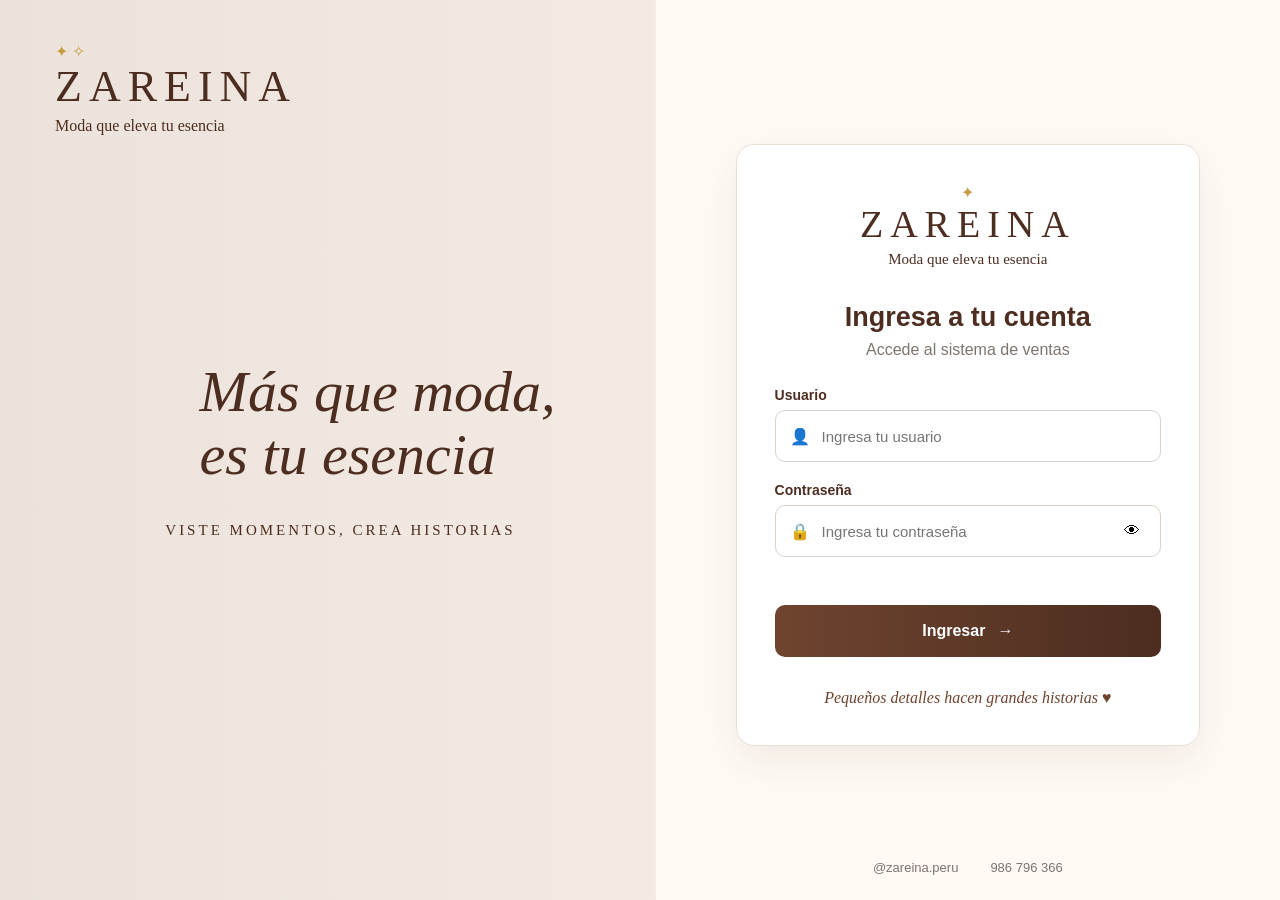
<file: index.html>
<!DOCTYPE html>
<html lang="es">
<head>
  <meta charset="UTF-8">
  <meta name="viewport" content="width=device-width, initial-scale=1.0">
  <title>ZAREINA | Sistema de Ventas</title>
  <link rel="stylesheet" href="css/styles.css">
</head>

<body class="login-page">

  <main class="login-layout">

    <section class="login-visual">
      <div class="visual-overlay">
        <div class="marca-grande">
          <div class="destellos">✦ ✧</div>
          <h1>ZAREINA</h1>
          <p>Moda que eleva tu esencia</p>
        </div>

        <div class="frase-principal">
          Más que moda,<br>
          es tu esencia
        </div>

        <div class="frase-secundaria">
          Viste momentos, crea historias
        </div>
      </div>
    </section>

    <section class="login-panel">

      <div class="login-card">

        <div class="login-marca">
          <span class="destello">✦</span>
          <h2>ZAREINA</h2>
          <p>Moda que eleva tu esencia</p>
        </div>

        <div class="bienvenida">
          <h3>Ingresa a tu cuenta</h3>
          <p>Accede al sistema de ventas</p>
        </div>

        <form id="formLogin">

          <div class="campo">
            <label for="usuario">Usuario</label>

            <div class="input-con-icono">
              <span>👤</span>
              <input
                id="usuario"
                type="text"
                autocomplete="username"
                placeholder="Ingresa tu usuario"
                required
              >
            </div>
          </div>

          <div class="campo">
            <label for="clave">Contraseña</label>

            <div class="input-con-icono">
              <span>🔒</span>

              <input
                id="clave"
                type="password"
                autocomplete="current-password"
                placeholder="Ingresa tu contraseña"
                required
              >

              <button
                type="button"
                id="btnMostrarClave"
                class="btn-ojo"
                aria-label="Mostrar contraseña"
              >
                👁
              </button>
            </div>
          </div>

          <div
            id="mensajeLogin"
            class="mensaje-login"
          ></div>

          <button
            type="submit"
            class="btn-ingresar"
          >
            Ingresar
            <span>→</span>
          </button>

        </form>

        <div class="detalle-login">
          Pequeños detalles hacen grandes historias ♥
        </div>

      </div>

      <footer class="login-footer">
        <span>@zareina.peru</span>
        <span>986 796 366</span>
      </footer>

    </section>

  </main>

  <script src="js/app.js"></script>
</body>
</html>
</file>
<file: css/styles.css>
:root {
  --crema: #f8f1e8;
  --crema-claro: #fffaf4;
  --marron: #4c2d20;
  --marron-2: #6f442f;
  --dorado: #c79b43;
  --dorado-claro: #ead9b5;
  --gris: #7e746e;
  --blanco: #ffffff;
  --error: #a63d3d;
}

* {
  box-sizing: border-box;
}

body {
  margin: 0;
  font-family: Arial, sans-serif;
  color: var(--marron);
}

.login-page {
  min-height: 100vh;
  background: var(--crema-claro);
}

.login-layout {
  min-height: 100vh;
  display: grid;
  grid-template-columns: 1.05fr 1fr;
}

.login-visual {
  min-height: 100vh;
  background:
    linear-gradient(rgba(80, 50, 35, 0.14), rgba(80, 50, 35, 0.14)),
    url("https://images.unsplash.com/photo-1445205170230-053b83016050?auto=format&fit=crop&w=1400&q=80");
  background-size: cover;
  background-position: center;
  position: relative;
}

.visual-overlay {
  min-height: 100vh;
  padding: 60px;
  display: flex;
  flex-direction: column;
  justify-content: center;
  background: linear-gradient(
    90deg,
    rgba(255, 247, 238, 0.20),
    rgba(255, 247, 238, 0.52)
  );
}

.marca-grande {
  position: absolute;
  top: 42px;
  left: 55px;
}

.marca-grande h1,
.login-marca h2 {
  margin: 0;
  font-family: Georgia, serif;
  letter-spacing: 7px;
  font-weight: 500;
}

.marca-grande h1 {
  font-size: 44px;
}

.marca-grande p,
.login-marca p {
  margin: 5px 0 0;
  font-family: Georgia, serif;
}

.destellos,
.destello {
  color: var(--dorado);
}

.frase-principal {
  font-family: Georgia, serif;
  font-size: 58px;
  font-style: italic;
  line-height: 1.08;
  max-width: 520px;
  margin-left: auto;
  margin-right: 40px;
}

.frase-secundaria {
  margin-top: 35px;
  margin-left: auto;
  margin-right: 80px;
  text-transform: uppercase;
  letter-spacing: 3px;
  font-family: Georgia, serif;
  font-size: 15px;
}

.login-panel {
  min-height: 100vh;
  padding: 50px 80px 25px;
  display: flex;
  flex-direction: column;
  justify-content: center;
}

.login-card {
  width: 100%;
  max-width: 570px;
  margin: auto;
  padding: 38px;
  background: rgba(255,255,255,0.96);
  border: 1px solid #eadfd4;
  border-radius: 18px;
  box-shadow: 0 15px 40px rgba(76,45,32,.08);
}

.login-marca {
  text-align: center;
  margin-bottom: 34px;
}

.login-marca h2 {
  font-size: 38px;
}

.login-marca p {
  font-size: 15px;
}

.bienvenida {
  text-align: center;
  margin-bottom: 28px;
}

.bienvenida h3 {
  margin: 0;
  font-size: 27px;
}

.bienvenida p {
  margin-top: 8px;
  color: var(--gris);
}

.campo {
  margin-bottom: 20px;
}

.campo label {
  display: block;
  margin-bottom: 7px;
  font-weight: 700;
  font-size: 14px;
}

.input-con-icono {
  height: 52px;
  display: flex;
  align-items: center;
  gap: 10px;
  padding: 0 14px;
  border: 1px solid #d9d1ca;
  border-radius: 10px;
  background: white;
}

.input-con-icono:focus-within {
  border-color: var(--dorado);
  box-shadow: 0 0 0 3px rgba(199,155,67,.12);
}

.input-con-icono input {
  flex: 1;
  border: none;
  outline: none;
  height: 100%;
  font-size: 15px;
  color: var(--marron);
}

.btn-ojo {
  border: none;
  background: transparent;
  cursor: pointer;
  font-size: 16px;
}

.btn-ingresar {
  width: 100%;
  height: 52px;
  border: none;
  border-radius: 10px;
  margin-top: 8px;
  background: linear-gradient(
    90deg,
    var(--marron-2),
    var(--marron)
  );
  color: white;
  font-size: 16px;
  font-weight: 700;
  cursor: pointer;
  display: flex;
  align-items: center;
  justify-content: center;
  gap: 12px;
  transition: .2s;
}

.btn-ingresar:hover {
  transform: translateY(-1px);
  box-shadow: 0 7px 15px rgba(76,45,32,.18);
}

.mensaje-login {
  min-height: 20px;
  color: var(--error);
  font-size: 14px;
  margin-bottom: 4px;
}

.detalle-login {
  text-align: center;
  margin-top: 32px;
  font-family: Georgia, serif;
  font-style: italic;
  color: var(--marron-2);
}

.login-footer {
  display: flex;
  justify-content: center;
  gap: 32px;
  color: var(--gris);
  font-size: 13px;
  margin-top: 20px;
}

@media (max-width: 900px) {
  .login-layout {
    grid-template-columns: 1fr;
  }

  .login-visual {
    display: none;
  }

  .login-panel {
    padding: 30px 20px;
  }

  .login-card {
    padding: 28px 22px;
  }
}
/* =========================
   DASHBOARD ZAREINA
========================= */

.dashboard-page {
  min-height: 100vh;
  background:
    linear-gradient(
      135deg,
      #fffaf4,
      #f7eee4
    );
}


.topbar {
  height: 86px;

  background: rgba(255,255,255,.96);

  border-bottom:
    1px solid #eadfd4;

  display: flex;

  justify-content:
    space-between;

  align-items: center;

  padding:
    0 55px;

  position: sticky;

  top: 0;

  z-index: 20;

  box-shadow:
    0 3px 15px
    rgba(76,45,32,.04);
}


.topbar-marca {
  display: flex;
  align-items: center;
  gap: 13px;
}


.topbar-marca h1 {
  margin: 0;

  font-family:
    Georgia, serif;

  letter-spacing:
    5px;

  font-size:
    25px;

  font-weight: 500;
}


.topbar-marca small {
  color: #7e746e;

  font-family:
    Georgia, serif;
}


.estrella {
  color: #c79b43;
  font-size: 26px;
}


.usuario-header {
  display: flex;

  align-items: center;

  gap: 15px;
}


.usuario-info {
  display: flex;

  flex-direction:
    column;

  text-align: right;
}


.usuario-info span {
  font-size: 11px;

  color: #9a897e;

  text-transform:
    uppercase;

  letter-spacing:
    1px;

  margin-top: 3px;
}


.avatar {
  width: 43px;

  height: 43px;

  border-radius: 50%;

  background:
    linear-gradient(
      135deg,
      #c79b43,
      #8d6136
    );

  color: white;

  display: flex;

  justify-content:
    center;

  align-items: center;

  font-weight: bold;
}


.btn-salir {
  border: none;

  background: #f4ede6;

  color: #6f442f;

  border-radius: 8px;

  padding: 10px 14px;

  cursor: pointer;
}


.dashboard-contenedor {
  max-width: 1250px;

  margin: auto;

  padding:
    45px 30px;
}


.bienvenida-dashboard {
  min-height: 190px;

  padding:
    35px 45px;

  border-radius: 22px;

  background:
    linear-gradient(
      110deg,
      #f4e3cf,
      #f9f0e6
    );

  display: flex;

  justify-content:
    space-between;

  align-items: center;

  margin-bottom: 35px;

  border:
    1px solid
    rgba(199,155,67,.20);
}


.saludo {
  color: #a37a4d;

  text-transform:
    uppercase;

  letter-spacing:
    2px;

  font-size: 12px;

  font-weight: bold;
}


.bienvenida-dashboard h2 {
  margin:
    6px 0;

  font-family:
    Georgia, serif;

  font-size:
    36px;
}


.bienvenida-dashboard p {
  color: #7e746e;
}


.decoracion-dashboard {
  font-size: 70px;

  color:
    rgba(199,155,67,.45);

  padding-right: 25px;
}


.menu-dashboard {
  display: grid;

  grid-template-columns:
    repeat(3, 1fr);

  gap: 20px;
}


.menu-card {
  min-height: 155px;

  padding: 25px;

  background: white;

  border:
    1px solid
    #eadfd4;

  border-radius: 16px;

  text-decoration: none;

  color: #4c2d20;

  display: grid;

  grid-template-columns:
    auto 1fr auto;

  align-items: center;

  gap: 18px;

  box-shadow:
    0 8px 25px
    rgba(76,45,32,.045);

  transition:
    transform .2s,
    box-shadow .2s,
    border-color .2s;
}


.menu-card:hover {
  transform:
    translateY(-4px);

  box-shadow:
    0 12px 30px
    rgba(76,45,32,.10);

  border-color:
    #c79b43;
}


.menu-card.cotizacion {
  background:
    linear-gradient(
      135deg,
      #6f442f,
      #4c2d20
    );

  color: white;
}


.menu-icono {
  width: 52px;

  height: 52px;

  border-radius: 14px;

  display: flex;

  align-items: center;

  justify-content:
    center;

  background:
    #f8eee3;

  font-size: 25px;
}


.cotizacion .menu-icono {
  background:
    rgba(255,255,255,.12);
}


.menu-card h3 {
  margin:
    0 0 7px;

  font-family:
    Georgia, serif;

  font-size: 19px;
}


.menu-card p {
  margin: 0;

  font-size: 13px;

  line-height: 1.5;

  opacity: .72;
}


.flecha {
  font-size: 22px;

  color: #c79b43;
}


.frase-dashboard {
  margin-top: 45px;

  text-align: center;

  color: #97704e;

  font-family:
    Georgia, serif;

  font-style: italic;

  display: flex;

  justify-content:
    center;

  gap: 15px;

  align-items: center;
}


.frase-dashboard span {
  color: #c79b43;
}


@media(max-width:950px) {

  .menu-dashboard {
    grid-template-columns:
      repeat(2,1fr);
  }

}


@media(max-width:650px) {

  .topbar {
    padding:
      0 18px;
  }


  .topbar-marca small {
    display: none;
  }


  .usuario-info {
    display: none;
  }


  .dashboard-contenedor {
    padding:
      25px 15px;
  }


  .bienvenida-dashboard {
    padding:
      25px;

    min-height:
      150px;
  }


  .bienvenida-dashboard h2 {
    font-size:
      28px;
  }


  .decoracion-dashboard {
    display: none;
  }


  .menu-dashboard {
    grid-template-columns:
      1fr;
  }

}

/* ==================================
   NUEVA COTIZACIÓN
================================== */

.cotizacion-contenedor {
  max-width: 1250px;
  margin: auto;
  padding: 40px 30px 70px;
}

.btn-volver {
  text-decoration: none;
  background: #f4ede6;
  color: #6f442f;
  padding: 10px 16px;
  border-radius: 9px;
  font-size: 14px;
  font-weight: bold;
}

.cotizacion-titulo {
  display: flex;
  justify-content: space-between;
  align-items: center;
  margin-bottom: 28px;
}

.etiqueta-zareina {
  color: #b1844b;
  font-size: 11px;
  font-weight: bold;
  letter-spacing: 2px;
}

.cotizacion-titulo h2 {
  margin: 7px 0;
  font-family: Georgia, serif;
  font-size: 35px;
}

.cotizacion-titulo p {
  margin: 0;
  color: #7e746e;
}

.cotizacion-numero {
  background: #f5e9dc;
  border: 1px solid #ead8c3;
  border-radius: 14px;
  padding: 15px 24px;
  text-align: right;
}

.cotizacion-numero span {
  display: block;
  font-size: 11px;
  text-transform: uppercase;
  letter-spacing: 1px;
  color: #94765f;
}

.cotizacion-numero strong {
  font-family: Georgia, serif;
  font-size: 18px;
}

.cotizacion-card {
  background: white;
  border: 1px solid #eadfd4;
  border-radius: 18px;
  padding: 28px;
  margin-bottom: 20px;
  box-shadow: 0 7px 24px rgba(76,45,32,.04);
}

.seccion-titulo {
  display: flex;
  align-items: center;
  gap: 13px;
  margin-bottom: 25px;
}

.numero-seccion {
  width: 37px;
  height: 37px;
  border-radius: 50%;
  background: #6f442f;
  color: white;
  display: flex;
  align-items: center;
  justify-content: center;
  font-family: Georgia, serif;
}

.seccion-titulo h3 {
  margin: 0;
  font-family: Georgia, serif;
  font-size: 20px;
}

.seccion-titulo p {
  margin: 4px 0 0;
  color: #8e8178;
  font-size: 13px;
}

.campo-cliente {
  max-width: 550px;
}

.campo-cliente label,
.campo-producto label {
  display: block;
  margin-bottom: 7px;
  font-size: 12px;
  font-weight: bold;
}

.campo-cliente input,
.campo-producto input,
.campo-producto select {
  width: 100%;
  height: 46px;
  border: 1px solid #d9d0c8;
  border-radius: 9px;
  padding: 0 12px;
  background: white;
  color: #4c2d20;
}

.selector-cotizacion {
  display: grid;
  grid-template-columns: 2.7fr 1fr 1.5fr .8fr 1fr;
  gap: 12px;
}

.precio-producto {
  height: 46px;
  display: flex;
  align-items: center;
  padding: 0 12px;
  background: #f8f3ee;
  border-radius: 9px;
  font-weight: bold;
}

.producto-inferior {
  display: flex;
  justify-content: space-between;
  align-items: center;
  margin-top: 17px;
}

.stock-info {
  font-size: 13px;
  color: #7e746e;
}

.stock-info strong {
  color: #6f442f;
}

.btn-agregar-producto {
  border: none;
  border-radius: 9px;
  background: #6f442f;
  color: white;
  padding: 13px 20px;
  cursor: pointer;
  font-weight: bold;
}

.btn-agregar-producto:disabled {
  opacity: .4;
  cursor: not-allowed;
}

.tabla-responsive {
  overflow-x: auto;
}

.tabla-cotizacion {
  width: 100%;
  border-collapse: collapse;
}

.tabla-cotizacion th {
  background: #faf6f1;
  color: #806b5c;
  font-size: 11px;
  text-transform: uppercase;
  letter-spacing: .5px;
}

.tabla-cotizacion th,
.tabla-cotizacion td {
  padding: 14px 12px;
  border-bottom: 1px solid #eee6df;
  text-align: left;
}

.cotizacion-vacia {
  text-align: center !important;
  padding: 45px !important;
  color: #9b8b80;
}

.cotizacion-vacia div {
  font-size: 28px;
  margin-bottom: 10px;
}

.cotizacion-vacia strong,
.cotizacion-vacia span {
  display: block;
}

.cotizacion-vacia span {
  margin-top: 5px;
  font-size: 13px;
}

.btn-eliminar {
  border: none;
  width: 30px;
  height: 30px;
  border-radius: 50%;
  background: #f7e8e5;
  color: #a64d43;
  cursor: pointer;
  font-size: 18px;
}

.resumen-cotizacion {
  display: flex;
  justify-content: space-between;
  align-items: flex-start;
  gap: 30px;
  margin-top: 25px;
}

.resumen-frase {
  padding: 30px;
  color: #9b7554;
  font-family: Georgia, serif;
  font-style: italic;
  display: flex;
  align-items: center;
  gap: 12px;
}

.resumen-frase span {
  color: #c79b43;
}

.resumen-box {
  width: 390px;
  background: white;
  border: 1px solid #eadfd4;
  border-radius: 18px;
  padding: 25px;
  box-shadow: 0 8px 25px rgba(76,45,32,.05);
}

.resumen-linea {
  display: flex;
  justify-content: space-between;
  align-items: center;
  padding: 9px 0;
}

.input-descuento {
  display: flex;
  align-items: center;
  border: 1px solid #d9d0c8;
  border-radius: 8px;
  padding-left: 10px;
}

.input-descuento input {
  width: 95px;
  height: 36px;
  border: none;
  outline: none;
  padding: 5px;
}

.total-cotizacion {
  border-top: 2px solid #6f442f;
  margin-top: 8px;
  padding-top: 16px;
  font-size: 22px;
  font-family: Georgia, serif;
}

.acciones-cotizacion {
  display: flex;
  gap: 9px;
  margin-top: 20px;
}

.btn-cotizacion-secundario,
.btn-cotizacion-principal {
  flex: 1;
  height: 45px;
  border-radius: 9px;
  cursor: pointer;
  font-weight: bold;
}

.btn-cotizacion-secundario {
  background: #f4ede6;
  border: none;
  color: #6f442f;
}

.btn-cotizacion-principal {
  background: #4c2d20;
  border: none;
  color: white;
}

@media(max-width:900px) {
  .selector-cotizacion {
    grid-template-columns: 1fr 1fr;
  }

  .campo-producto-grande {
    grid-column: 1 / -1;
  }
}

@media(max-width:650px) {
  .cotizacion-contenedor {
    padding: 25px 15px;
  }

  .cotizacion-titulo {
    align-items: flex-start;
  }

  .cotizacion-numero {
    display: none;
  }

  .selector-cotizacion {
    grid-template-columns: 1fr;
  }

  .campo-producto-grande {
    grid-column: auto;
  }

  .producto-inferior,
  .resumen-cotizacion {
    flex-direction: column;
  }

  .btn-agregar-producto,
  .resumen-box {
    width: 100%;
  }

  .resumen-frase {
    display: none;
  }
}
/* =========================================
   VISTA DE COTIZACIÓN ZAREINA
========================================= */

.vista-cotizacion-contenedor {
  max-width: 1100px;
  margin: 0 auto;
  padding: 35px 25px 70px;
}

.vista-acciones {
  display: flex;
  justify-content: flex-end;
  gap: 10px;
  margin-bottom: 20px;
}

.vista-acciones .btn-cotizacion-secundario {
  flex: initial;
  width: auto;
  padding: 0 18px;
  display: inline-flex;
  align-items: center;
  justify-content: center;
  text-decoration: none;
}

.documento-cotizacion {
  background: #ffffff;
  border: 1px solid #eadfd4;
  border-radius: 22px;
  padding: 45px;
  box-shadow:
    0 15px 50px rgba(76, 45, 32, .08);
}

.documento-header {
  display: flex;
  justify-content: space-between;
  align-items: center;
  padding-bottom: 30px;
  border-bottom: 1px solid #eadfd4;
}

.documento-marca {
  display: flex;
  align-items: center;
  gap: 15px;
}

.documento-logo {
  width: 55px;
  height: 55px;
  border-radius: 50%;
  background: #6f442f;
  color: #ffffff;
  display: flex;
  align-items: center;
  justify-content: center;
  font-size: 25px;
}

.documento-marca h1 {
  margin: 0;
  font-family: Georgia, serif;
  letter-spacing: 3px;
  color: #4c2d20;
}

.documento-marca p {
  margin: 5px 0 0;
  color: #9a8476;
  font-family: Georgia, serif;
  font-style: italic;
}

.documento-tipo {
  text-align: right;
}

.documento-tipo span {
  display: block;
  font-size: 11px;
  letter-spacing: 2px;
  color: #aa895d;
  margin-bottom: 7px;
}

.documento-tipo strong {
  font-family: Georgia, serif;
  font-size: 25px;
  color: #4c2d20;
}

.documento-datos {
  display: grid;
  grid-template-columns: 2fr 1fr 1fr;
  gap: 25px;
  padding: 28px 0;
}

.documento-datos div {
  background: #faf6f1;
  border-radius: 12px;
  padding: 16px;
}

.documento-datos span {
  display: block;
  font-size: 10px;
  letter-spacing: 1.5px;
  color: #a28b7a;
  margin-bottom: 7px;
}

.documento-datos strong {
  color: #4c2d20;
}

.estado-cotizacion {
  color: #8b704b !important;
}

.documento-tabla {
  overflow-x: auto;
}

.documento-tabla table {
  width: 100%;
  border-collapse: collapse;
}

.documento-tabla th {
  background: #6f442f;
  color: #ffffff;
  text-align: left;
  padding: 13px;
  font-size: 11px;
  text-transform: uppercase;
  letter-spacing: .7px;
}

.documento-tabla td {
  padding: 15px 13px;
  border-bottom: 1px solid #eee5dd;
  color: #5e4b40;
}

.documento-footer {
  display: flex;
  justify-content: space-between;
  gap: 40px;
  padding-top: 35px;
}

.mensaje-cotizacion {
  max-width: 400px;
  padding: 15px;
}

.mensaje-cotizacion > span {
  color: #c49a55;
  font-size: 25px;
}

.mensaje-cotizacion h3 {
  font-family: Georgia, serif;
  color: #6f442f;
  margin: 10px 0 7px;
}

.mensaje-cotizacion p {
  color: #958377;
  font-size: 13px;
  line-height: 1.6;
}

.documento-totales {
  width: 330px;
}

.documento-totales > div {
  display: flex;
  justify-content: space-between;
  padding: 9px 0;
}

.documento-total-final {
  margin-top: 8px;
  padding-top: 16px !important;
  border-top: 2px solid #6f442f;
  font-family: Georgia, serif;
  font-size: 23px;
  color: #4c2d20;
}

.documento-pie {
  display: flex;
  justify-content: space-between;
  margin-top: 35px;
  padding-top: 18px;
  border-top: 1px solid #eadfd4;
  color: #aa978a;
  font-size: 10px;
  letter-spacing: .5px;
}

.error-cotizacion {
  background: white;
  border: 1px solid #eadfd4;
  border-radius: 18px;
  padding: 45px;
  text-align: center;
}

.error-cotizacion strong {
  display: block;
  font-family: Georgia, serif;
  font-size: 22px;
  color: #6f442f;
}

.error-cotizacion p {
  color: #8d7c70;
  margin-bottom: 25px;
}

.error-cotizacion .btn-cotizacion-principal {
  display: inline-flex;
  align-items: center;
  justify-content: center;
  padding: 0 20px;
  text-decoration: none;
}


/* IMPRESIÓN */

@media print {

  .topbar,
  .vista-acciones {
    display: none !important;
  }

  body {
    background: white;
  }

  .vista-cotizacion-contenedor {
    padding: 0;
    margin: 0;
    max-width: none;
  }

  .documento-cotizacion {
    box-shadow: none;
    border: none;
  }

}


@media(max-width:700px) {

  .documento-cotizacion {
    padding: 25px 18px;
  }

  .documento-header,
  .documento-footer {
    flex-direction: column;
    align-items: stretch;
  }

  .documento-tipo {
    text-align: left;
    margin-top: 20px;
  }

  .documento-datos {
    grid-template-columns: 1fr;
  }

  .documento-totales {
    width: 100%;
  }

  .vista-acciones {
    flex-wrap: wrap;
    justify-content: center;
  }

}
</file>
<file: css/historial.css>
/* ==================================
   HISTORIAL DE COTIZACIONES
================================== */

.historial-nueva {
  flex: initial;
  display: inline-flex;
  align-items: center;
  justify-content: center;
  padding: 0 20px;
  text-decoration: none;
}

.historial-filtros {
  display: grid;
  grid-template-columns: 2.4fr 1fr 1fr 1fr auto;
  gap: 12px;
  align-items: end;
}

.historial-limpiar {
  flex: initial;
  height: 46px;
  padding: 0 18px;
}

.historial-resumen {
  display: flex;
  gap: 14px;
  margin-bottom: 20px;
}

.historial-resumen > div {
  background: #f5e9dc;
  border: 1px solid #ead8c3;
  border-radius: 14px;
  padding: 14px 22px;
  min-width: 170px;
}

.historial-resumen > div > span {
  display: block;
  font-size: 11px;
  text-transform: uppercase;
  letter-spacing: 1px;
  color: #94765f;
  margin-bottom: 4px;
}

.historial-resumen strong {
  font-family: Georgia, serif;
  font-size: 22px;
  color: #4c2d20;
}

.historial-derecha {
  text-align: right !important;
}

.historial-fila {
  cursor: pointer;
  transition: background .15s;
}

.historial-fila:hover {
  background: #fbf6f0;
}

.historial-abrir {
  color: #6f442f;
  font-weight: bold;
  text-decoration: none;
  white-space: nowrap;
}

.estado-chip {
  display: inline-block;
  padding: 4px 10px;
  border-radius: 999px;
  font-size: 11px;
  font-weight: bold;
  letter-spacing: .5px;
}

.estado-cotizado {
  background: #f5e9dc;
  color: #8b704b;
}

.estado-vendido {
  background: #e3efe3;
  color: #3d6b43;
}

.estado-anulado {
  background: #f7e8e5;
  color: #a64d43;
}

.estado-separado {
  background: #fbeee2;
  color: #a4602a;
}

.historial-paginacion {
  display: flex;
  justify-content: center;
  margin-top: 18px;
}

.historial-paginacion .btn-cotizacion-secundario {
  flex: initial;
  padding: 0 24px;
  align-items: center;
  justify-content: center;
}


@media (max-width: 900px) {

  .historial-filtros {
    grid-template-columns: 1fr 1fr;
  }

  .historial-buscar {
    grid-column: 1 / -1;
  }
}


/* En el celular cada cotización se ve como tarjeta */
@media (max-width: 650px) {

  .cotizacion-titulo {
    flex-direction: column;
    gap: 16px;
  }

  .historial-nueva {
    width: 100%;
    height: 45px;
  }

  .historial-resumen > div {
    flex: 1;
    min-width: 0;
    padding: 12px 14px;
  }

  .historial-tabla thead {
    display: none;
  }

  .historial-tabla,
  .historial-tabla tbody,
  .historial-tabla tr,
  .historial-tabla td {
    display: block;
    width: 100%;
  }

  .historial-tabla tr.historial-fila {
    border: 1px solid #eadfd4;
    border-radius: 14px;
    padding: 10px 14px;
    margin-bottom: 12px;
  }

  .historial-tabla td {
    border: none !important;
    padding: 5px 0 !important;
    display: flex;
    justify-content: space-between;
    gap: 12px;
    text-align: right;
  }

  .historial-tabla td[data-label]::before {
    content: attr(data-label);
    color: #9a897e;
    font-size: 12px;
    text-align: left;
  }

  .historial-tabla td.cotizacion-vacia {
    display: block;
    text-align: center;
  }

  .historial-tabla td.historial-derecha:not([data-label]) {
    justify-content: flex-end;
  }
}
</file>
<file: css/ventas.css>
/* ==================================
   VENTAS
================================== */

.vista-acciones .btn-vender {
  flex: initial;
  width: auto;
  padding: 0 20px;
  display: inline-flex;
  align-items: center;
  justify-content: center;
}

.aviso-venta {
  align-items: center;
  flex-wrap: wrap;
  gap: 8px 14px;
  background: #e3efe3;
  border: 1px solid #c7dec9;
  color: #2f5a35;
  border-radius: 14px;
  padding: 14px 18px;
  margin-bottom: 18px;
}

.aviso-venta span {
  color: #4b6d4f;
  font-size: 14px;
}

.aviso-venta a {
  margin-left: auto;
  color: #2f5a35;
  font-weight: bold;
  text-decoration: none;
}


/* Ventana */

.modal-fondo {
  position: fixed;
  inset: 0;
  z-index: 50;
  background: rgba(46, 27, 19, .45);
  align-items: center;
  justify-content: center;
  padding: 16px;
}

.modal-caja {
  width: 100%;
  max-width: 460px;
  background: #ffffff;
  border-radius: 20px;
  padding: 28px;
  box-shadow: 0 20px 60px rgba(46, 27, 19, .25);
}

.modal-caja h3 {
  margin: 0 0 10px;
  font-family: Georgia, serif;
  font-size: 24px;
  color: #4c2d20;
}

.modal-texto {
  margin: 0 0 18px;
  color: #7e746e;
  font-size: 14px;
  line-height: 1.5;
}

.modal-total {
  display: flex;
  justify-content: space-between;
  align-items: baseline;
  background: #faf6f1;
  border-radius: 12px;
  padding: 14px 16px;
  margin-bottom: 18px;
}

.modal-total > span {
  color: #94765f;
  font-size: 13px;
}

.modal-total strong {
  font-family: Georgia, serif;
  font-size: 24px;
  color: #4c2d20;
}

.modal-label {
  display: block;
  font-size: 12px;
  font-weight: bold;
  margin-bottom: 8px;
}

.metodos-pago {
  display: grid;
  grid-template-columns: repeat(2, 1fr);
  gap: 8px;
}

.metodos-pago button {
  height: 46px;
  border: 1px solid #d9d0c8;
  border-radius: 10px;
  background: #ffffff;
  color: #4c2d20;
  font-size: 14px;
  cursor: pointer;
  transition: border-color .15s, background .15s;
}

.metodos-pago button:hover {
  border-color: #c79b43;
}

.metodos-pago button.activo {
  border: 2px solid #6f442f;
  background: #f5e9dc;
  font-weight: bold;
}

.modal-error {
  min-height: 20px;
  margin: 12px 0 0;
  color: #a63d3d;
  font-size: 14px;
}

.modal-caja .btn-cotizacion-principal:disabled {
  opacity: .45;
  cursor: not-allowed;
}


/* Chips de método de pago en la lista */

.chip-pago {
  display: inline-block;
  padding: 4px 10px;
  border-radius: 999px;
  font-size: 11px;
  font-weight: bold;
  letter-spacing: .5px;
  background: #eef0f6;
  color: #4a5575;
}


@media (max-width: 650px) {

  .vista-acciones .btn-vender {
    width: 100%;
    order: -1;
  }

  .aviso-venta a {
    margin-left: 0;
  }

  .modal-caja {
    padding: 22px 18px;
  }
}

.historial-sub {
  display: block;
  color: #9a897e;
  font-size: 11px;
  margin-top: 2px;
}

@media (max-width: 650px) {
  .historial-tabla td[data-label="Venta"] {
    flex-wrap: wrap;
  }

  .historial-sub {
    display: inline;
    margin-left: 6px;
  }
}


/* Anulaciones */

.vista-acciones .btn-anular {
  flex: initial;
  width: auto;
  padding: 0 18px;
  display: inline-flex;
  align-items: center;
  justify-content: center;
  color: #a63d3d;
  background: #f7e8e5;
}

.btn-peligro {
  background: #a63d3d !important;
}

.modal-motivo {
  width: 100%;
  border: 1px solid #d9d0c8;
  border-radius: 10px;
  padding: 10px 12px;
  font: inherit;
  font-size: 14px;
  color: #4c2d20;
  resize: vertical;
}

.modal-motivo:focus {
  outline: none;
  border-color: #c79b43;
  box-shadow: 0 0 0 3px rgba(199, 155, 67, .12);
}

.aviso-anulado {
  background: #f7e8e5;
  border-color: #ecc9c3;
  color: #8a3232;
}

.aviso-anulado span {
  color: #8a4b45;
}

.fila-anulada td {
  color: #aa9a90 !important;
}

.fila-anulada td[data-label="Total"] strong {
  text-decoration: line-through;
}

.fila-anulada .estado-chip {
  margin-left: 6px;
}

@media (max-width: 650px) {
  .vista-acciones .btn-anular {
    width: 100%;
  }
}


/* ==================================
   DATOS DE CONFIGURACIÓN EN EL DOCUMENTO
================================== */

.documento-contacto {
  margin-top: 8px;
  color: #9a8476;
  font-size: 12px;
  line-height: 1.6;
  max-width: 480px;
}

.documento-extras {
  display: grid;
  grid-template-columns: 1fr 1fr;
  gap: 24px;
  margin-top: 25px;
  padding: 18px 20px;
  background: #faf6f1;
  border-radius: 14px;
}

.documento-extras.una-columna {
  grid-template-columns: 1fr;
}

.documento-bloque > span {
  display: block;
  margin-bottom: 8px;
  font-size: 11px;
  letter-spacing: 1px;
  color: #94765f;
  font-weight: bold;
}

.documento-bloque ul {
  margin: 0;
  padding-left: 16px;
  color: #6f5a4d;
  font-size: 13px;
  line-height: 1.7;
}

.documento-bloque strong {
  color: #4c2d20;
}

@media (max-width: 650px) {
  .documento-extras {
    grid-template-columns: 1fr;
  }
}


/* ==================================
   VENTA RÁPIDA Y WHATSAPP
================================== */

.btn-cobrar-ahora {
  width: 100%;
  height: 48px;
  margin-top: 10px;
  border: none;
  border-radius: 9px;
  background: #b1844b;
  color: #ffffff;
  font-size: 15px;
  font-weight: bold;
  cursor: pointer;
}

.btn-cobrar-ahora:hover {
  background: #9c7240;
}

.btn-cobrar-ahora:disabled {
  opacity: .5;
  cursor: not-allowed;
}

.nota-cobrar {
  margin: 8px 0 0;
  color: #9a897e;
  font-size: 12px;
  line-height: 1.5;
  text-align: center;
}

.btn-whatsapp {
  background: #e3efe3 !important;
  color: #2f5a35 !important;
}

.whatsapp-opciones {
  display: grid;
  gap: 10px;
  margin-top: 6px;
}

.whatsapp-opcion {
  display: flex;
  align-items: center;
  gap: 12px;
  width: 100%;
  padding: 14px 16px;
  border: 1px solid #eadfd4;
  border-radius: 12px;
  background: #ffffff;
  color: #4c2d20;
  text-align: left;
  font-size: 14px;
  cursor: pointer;
}

.whatsapp-opcion:hover {
  border-color: #c79b43;
}

.whatsapp-opcion:disabled {
  opacity: .55;
  cursor: wait;
}

.whatsapp-opcion > span:first-child {
  font-size: 22px;
}

.whatsapp-opcion strong {
  display: block;
}

.whatsapp-opcion small {
  color: #9a897e;
}

.whatsapp-telefono {
  width: 100%;
  height: 44px;
  border: 1px solid #d9d0c8;
  border-radius: 9px;
  padding: 0 12px;
  color: #4c2d20;
  margin-bottom: 4px;
}

.modal-texto-previa {
  max-height: 170px;
  overflow: auto;
  white-space: pre-wrap;
  background: #faf6f1;
  border-radius: 10px;
  padding: 10px 12px;
  color: #6f5a4d;
  font-size: 13px;
  line-height: 1.5;
  margin: 0 0 12px;
}


.modal-nota-wa {
  margin: 12px 0 0;
  color: #9a897e;
  font-size: 12px;
  line-height: 1.5;
}

@media (max-width: 650px) {

  /* Botones en filas parejas en el celular */
  .vista-acciones .btn-cotizacion-secundario {
    flex: 1 1 28%;
    padding: 0 8px;
  }

  .vista-acciones a.btn-cotizacion-secundario,
  .vista-acciones .btn-anular {
    flex-basis: 100%;
  }
}
</file>
<file: css/productos.css>
/* ==================================
   PRODUCTOS
================================== */

.productos-filtros {
  grid-template-columns: 2.4fr 1.2fr 1fr auto;
}

.productos-resumen {
  flex-wrap: wrap;
}

.productos-resumen .resumen-alerta {
  background: #fbeee2;
  border-color: #efcfb0;
}

.productos-resumen .resumen-alerta strong {
  color: #a4602a;
}

/* Agrupar variantes del mismo producto */

.productos-tabla tr.grupo-inicio td {
  border-top: 2px solid #eadfd4;
}

.productos-tabla tbody tr:first-child td {
  border-top: none;
}

.nombre-repetido {
  color: #c2b3a8;
  font-weight: normal;
}

.producto-inactivo td {
  color: #aa9a90;
}

/* Stock */

.chip-stock {
  display: inline-block;
  min-width: 34px;
  padding: 4px 10px;
  border-radius: 999px;
  font-weight: bold;
  font-size: 13px;
  text-align: center;
}

.stock-ok {
  background: #e3efe3;
  color: #3d6b43;
}

.stock-bajo {
  background: #fbeee2;
  color: #a4602a;
}

.stock-agotado {
  background: #f7e8e5;
  color: #a64d43;
}

/* Botón editar */

.btn-editar-producto {
  border: none;
  background: #f4ede6;
  color: #6f442f;
  border-radius: 8px;
  padding: 7px 12px;
  font-weight: bold;
  cursor: pointer;
}

.btn-editar-producto:hover {
  background: #ead9c5;
}

.solo-lectura .solo-admin-col {
  display: none;
}

/* Formulario */

.producto-form {
  display: grid;
  grid-template-columns: 1fr 1fr;
  gap: 12px;
}

.producto-form-ancho {
  grid-column: 1 / -1;
}


@media (max-width: 900px) {

  .productos-filtros {
    grid-template-columns: 1fr 1fr;
  }
}


@media (max-width: 650px) {

  .productos-resumen > div {
    flex: 1 1 40%;
  }

  .productos-tabla tr.grupo-inicio td {
    border-top: none;
  }

  .productos-tabla tr.producto-fila {
    border: 1px solid #eadfd4;
    border-radius: 14px;
    padding: 10px 14px;
    margin-bottom: 12px;
  }

  .nombre-repetido {
    color: #4c2d20;
    font-weight: bold;
  }

  .productos-tabla td[data-label="Producto"] {
    flex-wrap: wrap;
  }

  .btn-editar-producto {
    width: 100%;
    height: 40px;
  }

  .solo-lectura .productos-tabla td.solo-admin-col {
    display: none;
  }
}
</file>
<file: css/operaciones.css>
/* ==================================
   SEPARADOS, CAJA, MERCADERÍA Y CAMBIOS
================================== */

.op-estado {
  text-align: center;
  color: #8e8178;
  padding: 40px 0;
}

.op-titulo-card {
  display: flex;
  align-items: baseline;
  justify-content: space-between;
  gap: 10px;
  margin-bottom: 14px;
}

.op-titulo-card h3 {
  margin: 0;
  font-family: Georgia, serif;
  font-size: 19px;
  color: #4c2d20;
}

.op-titulo-card small {
  color: #9a897e;
}

.op-pestanas {
  display: flex;
  flex-wrap: wrap;
  gap: 8px;
  margin-bottom: 16px;
}

.op-pestanas button {
  border: 1px solid #eadfd4;
  background: #ffffff;
  color: #6f442f;
  border-radius: 999px;
  padding: 9px 14px;
  font-size: 13px;
  font-weight: bold;
  cursor: pointer;
}

.op-pestanas button.activo {
  background: #4c2d20;
  border-color: #4c2d20;
  color: #ffffff;
}

.op-pestanas button span {
  opacity: .7;
  margin-left: 4px;
}

/* ---------- Separados ---------- */

.sep-lista {
  display: grid;
  gap: 14px;
}

.sep-card {
  background: #ffffff;
  border: 1px solid #eadfd4;
  border-radius: 16px;
  padding: 18px 20px;
}

.sep-card.completado {
  background: #fbfdfb;
}

.sep-card.cancelado {
  background: #fcf8f7;
  color: #9a897e;
}

.sep-cabecera {
  display: flex;
  justify-content: space-between;
  align-items: flex-start;
  gap: 12px;
  flex-wrap: wrap;
}

.sep-cabecera h4 {
  margin: 0 0 3px;
  font-size: 17px;
  color: #4c2d20;
}

.sep-cabecera small {
  color: #9a897e;
}

.sep-cabecera a {
  color: #6f442f;
  font-weight: bold;
}

.sep-montos {
  text-align: right;
}

.sep-montos strong {
  display: block;
  font-family: Georgia, serif;
  font-size: 22px;
  color: #a4602a;
}

.sep-montos small {
  color: #8e8178;
}

.sep-barra {
  height: 8px;
  background: #f4ede6;
  border-radius: 99px;
  overflow: hidden;
  margin: 14px 0 10px;
}

.sep-barra div {
  height: 100%;
  background: #b1844b;
  border-radius: 99px;
}

.sep-pagos {
  list-style: none;
  margin: 0 0 12px;
  padding: 0;
  font-size: 13px;
  color: #6f5a4d;
}

.sep-pagos li {
  display: flex;
  justify-content: space-between;
  gap: 10px;
  padding: 3px 0;
  border-bottom: 1px dashed #efe7df;
}

.sep-nota {
  font-size: 13px;
  color: #8e8178;
  margin: 0 0 12px;
}

.sep-acciones {
  display: flex;
  flex-wrap: wrap;
  gap: 8px;
}

.sep-acciones button,
.sep-acciones a {
  border: 1px solid #eadfd4;
  background: #faf6f1;
  color: #6f442f;
  border-radius: 9px;
  padding: 9px 14px;
  font-size: 13px;
  font-weight: bold;
  text-decoration: none;
  cursor: pointer;
}

.sep-acciones .principal {
  background: #4c2d20;
  border-color: #4c2d20;
  color: #ffffff;
}

.sep-acciones .peligro {
  color: #a64d43;
  background: #fcf3f1;
  border-color: #efd3cd;
}

.sep-acciones .wa {
  background: #e3efe3;
  border-color: #c7dec9;
  color: #2f5a35;
}

.sep-alerta {
  color: #a64d43;
  font-weight: bold;
}

.modal-campo {
  width: 100%;
  height: 46px;
  border: 1px solid #d9d0c8;
  border-radius: 9px;
  padding: 0 12px;
  color: #4c2d20;
  font-size: 15px;
  background: #ffffff;
}

.modal-fila-2 {
  display: grid;
  grid-template-columns: 1fr 1fr;
  gap: 10px;
}

/* ---------- Caja ---------- */

.caja-cabecera {
  display: flex;
  flex-wrap: wrap;
  align-items: flex-end;
  justify-content: space-between;
  gap: 12px;
}

.caja-estado {
  font-size: 14px;
  font-weight: bold;
  padding: 8px 14px;
  border-radius: 999px;
  background: #f5e9dc;
  color: #8b704b;
}

.caja-estado.cerrada {
  background: #e3efe3;
  color: #3d6b43;
}

.caja-tabla td,
.caja-tabla th {
  text-align: right;
}

.caja-tabla td:first-child,
.caja-tabla th:first-child {
  text-align: left;
}

.caja-tabla tfoot td {
  font-weight: bold;
  border-top: 2px solid #eadfd4;
}

.caja-cuadre {
  display: grid;
  grid-template-columns: repeat(3, 1fr);
  gap: 12px;
}

.caja-resultado {
  display: grid;
  grid-template-columns: repeat(3, 1fr);
  gap: 12px;
  margin-top: 16px;
}

.caja-resultado > div {
  background: #faf6f1;
  border-radius: 12px;
  padding: 12px 16px;
}

.caja-resultado span {
  display: block;
  font-size: 11px;
  letter-spacing: 1px;
  text-transform: uppercase;
  color: #94765f;
}

.caja-resultado strong {
  display: block;
  margin-top: 4px;
  font-family: Georgia, serif;
  font-size: 22px;
  color: #4c2d20;
}

.caja-resultado .falta strong {
  color: #a64d43;
}

.caja-resultado .sobra strong {
  color: #3d6b43;
}

.caja-acciones {
  display: flex;
  justify-content: flex-end;
  gap: 10px;
  margin-top: 16px;
}

.caja-acciones button {
  flex: initial;
  height: 46px;
  padding: 0 22px;
}

.op-mensaje {
  font-size: 14px;
  margin-top: 10px;
  min-height: 20px;
}

.op-mensaje.ok {
  color: #3d6b43;
}

.op-mensaje.error {
  color: #a63d3d;
}

.dif-falta {
  color: #a64d43;
  font-weight: bold;
}

.dif-sobra {
  color: #3d6b43;
  font-weight: bold;
}

/* ---------- Mercadería ---------- */

.ing-cabecera {
  display: grid;
  grid-template-columns: 1fr 1.4fr;
  gap: 12px;
  margin-bottom: 16px;
}

.ing-linea {
  display: grid;
  grid-template-columns: 2.4fr .8fr 1fr auto;
  gap: 10px;
  align-items: end;
}

.ing-linea button {
  flex: initial;
  height: 46px;
  padding: 0 18px;
}

.ing-ayuda {
  font-size: 12px;
  color: #9a897e;
  margin: 8px 0 0;
}

.ing-total {
  display: flex;
  justify-content: flex-end;
  gap: 20px;
  margin: 14px 0 0;
  font-size: 15px;
  color: #4c2d20;
}

.ing-total strong {
  font-family: Georgia, serif;
  font-size: 20px;
}

.ing-historial details {
  border: 1px solid #eadfd4;
  border-radius: 12px;
  padding: 12px 16px;
  margin-bottom: 10px;
  background: #ffffff;
}

.ing-historial summary {
  display: flex;
  justify-content: space-between;
  gap: 10px;
  cursor: pointer;
  list-style: none;
  color: #4c2d20;
  font-size: 14px;
}

.ing-historial summary::-webkit-details-marker {
  display: none;
}

.ing-historial summary small {
  color: #9a897e;
  display: block;
}

.ing-historial ul {
  margin: 10px 0 0;
  padding-left: 18px;
  font-size: 13px;
  color: #6f5a4d;
  line-height: 1.7;
}

.btn-quitar {
  border: none;
  background: #f7e8e5;
  color: #a64d43;
  width: 30px;
  height: 30px;
  border-radius: 50%;
  cursor: pointer;
}

.input-tabla {
  width: 90px;
  height: 36px;
  border: 1px solid #d9d0c8;
  border-radius: 8px;
  padding: 0 8px;
  text-align: right;
}

/* ---------- Cambios (en la vista de cotización) ---------- */

.cambio-seccion {
  margin-top: 6px;
}

.cambio-seccion > strong {
  display: block;
  font-size: 12px;
  letter-spacing: .5px;
  text-transform: uppercase;
  color: #94765f;
  margin: 12px 0 6px;
}

.cambio-item {
  display: flex;
  align-items: center;
  justify-content: space-between;
  gap: 10px;
  padding: 7px 0;
  border-bottom: 1px dashed #efe7df;
  font-size: 14px;
  color: #4c2d20;
}

.cambio-item small {
  display: block;
  color: #9a897e;
}

.cambio-item input {
  width: 64px;
  height: 36px;
  border: 1px solid #d9d0c8;
  border-radius: 8px;
  text-align: center;
}

.cambio-agregar {
  display: grid;
  grid-template-columns: 1fr 70px auto;
  gap: 8px;
}

.cambio-agregar select,
.cambio-agregar input {
  height: 42px;
  border: 1px solid #d9d0c8;
  border-radius: 9px;
  padding: 0 10px;
  min-width: 0;
  background: #ffffff;
}

.cambio-agregar button {
  height: 42px;
  border: none;
  border-radius: 9px;
  background: #f4ede6;
  color: #6f442f;
  font-weight: bold;
  padding: 0 12px;
  cursor: pointer;
}

.cambio-resumen {
  margin-top: 12px;
  padding: 12px 14px;
  background: #faf6f1;
  border-radius: 10px;
  font-size: 14px;
  line-height: 1.7;
  color: #4c2d20;
}

.cambio-resumen .aviso {
  color: #a4602a;
  font-size: 13px;
}

.modal-caja.modal-ancha {
  max-width: 560px;
  max-height: 90vh;
  overflow-y: auto;
}

.estado-separado {
  background: #fbeee2;
  color: #a4602a;
}

.aviso-separado {
  background: #fbeee2;
  border-color: #efcfb0;
  color: #7a4a1f;
}

.aviso-separado span {
  color: #8f6035;
}

.aviso-separado a {
  color: #7a4a1f;
}

.lista-cambios {
  margin: 0 0 18px;
  padding: 12px 16px;
  background: #ffffff;
  border: 1px solid #eadfd4;
  border-radius: 14px;
  font-size: 13px;
  color: #6f5a4d;
}

.lista-cambios strong {
  color: #4c2d20;
}


@media (max-width: 750px) {

  .caja-cuadre,
  .caja-resultado {
    grid-template-columns: 1fr;
  }

  .ing-cabecera,
  .ing-linea {
    grid-template-columns: 1fr;
  }

  .ing-linea button {
    width: 100%;
  }

  .sep-montos {
    text-align: left;
  }
}

.op-titulo-card a {
  color: #6f442f;
  font-weight: bold;
}
</file>
<file: css/clientes.css>
/* ==================================
   CLIENTES
================================== */

.clientes-filtros {
  grid-template-columns: 2.4fr 1.2fr auto;
}

.cliente-contacto {
  display: block;
  color: #9a897e;
  font-size: 12px;
  margin-top: 2px;
}

.cliente-accesos {
  display: flex;
  flex-wrap: wrap;
  gap: 8px;
  margin-top: 14px;
}

.cliente-accesos a {
  flex: 1;
  min-width: 120px;
  text-align: center;
  padding: 9px 10px;
  border-radius: 9px;
  background: #faf6f1;
  border: 1px solid #eadfd4;
  color: #6f442f;
  font-size: 13px;
  font-weight: bold;
  text-decoration: none;
}

.cliente-accesos a:hover {
  border-color: #c79b43;
}

.cliente-accesos a.whatsapp {
  background: #e3efe3;
  border-color: #c7dec9;
  color: #2f5a35;
}

@media (max-width: 900px) {
  .clientes-filtros {
    grid-template-columns: 1fr 1fr;
  }
}

@media (max-width: 650px) {
  .clientes-tabla td[data-label="Cliente"] {
    flex-wrap: wrap;
  }
}


/* Usuarios */

.modal-nota {
  margin: 14px 0 0;
  padding: 10px 12px;
  background: #faf6f1;
  border-radius: 10px;
  color: #8e8178;
  font-size: 12px;
  line-height: 1.5;
}

.chip-rol {
  display: inline-block;
  padding: 4px 10px;
  border-radius: 999px;
  font-size: 11px;
  font-weight: bold;
  letter-spacing: .5px;
  background: #f5e9dc;
  color: #6f442f;
}

.chip-rol.admin {
  background: #4c2d20;
  color: #ffffff;
}

.etiqueta-tu {
  margin-left: 6px;
  font-size: 11px;
  color: #b1844b;
  font-weight: bold;
}
</file>
<file: css/configuracion.css>
/* ==================================
   CONFIGURACIÓN
================================== */

.config-contenedor {
  max-width: 900px;
}

.config-estado {
  text-align: center;
  color: #8e8178;
  padding: 40px 0;
}

.config-titulo {
  margin-bottom: 18px;
}

.config-titulo h3 {
  margin: 0 0 4px;
  font-family: Georgia, serif;
  font-size: 19px;
  color: #4c2d20;
}

.config-titulo p {
  margin: 0;
  color: #9a897e;
  font-size: 13px;
  line-height: 1.5;
}

.config-opcional {
  font-weight: normal;
  color: #aa9a90;
}

.config-ayuda {
  display: block;
  margin-top: 6px;
  color: #9a897e;
  font-size: 12px;
  line-height: 1.4;
}

/* Métodos de pago */

.config-metodos {
  display: grid;
  gap: 10px;
}

.config-metodo {
  display: grid;
  grid-template-columns: 200px 1fr;
  align-items: center;
  gap: 12px;
  padding: 10px 14px;
  border: 1px solid #eadfd4;
  border-radius: 12px;
  background: #fffdfb;
}

.config-metodo.apagado {
  background: #faf7f4;
}

.config-metodo.apagado .config-switch span {
  color: #aa9a90;
}

.config-metodo > input {
  width: 100%;
  height: 42px;
  border: 1px solid #d9d0c8;
  border-radius: 9px;
  padding: 0 12px;
  background: #ffffff;
  color: #4c2d20;
}

.config-metodo > input:disabled {
  background: #f4efea;
  color: #aa9a90;
}

.config-switch {
  display: flex;
  align-items: center;
  gap: 10px;
  min-height: 42px;
  cursor: pointer;
  font-size: 15px;
  color: #4c2d20;
}

.config-switch input {
  width: 20px;
  height: 20px;
  accent-color: #6f442f;
  cursor: pointer;
}

/* Barra de guardar */

.config-barra {
  position: sticky;
  bottom: 0;
  z-index: 10;
  display: flex;
  align-items: center;
  justify-content: flex-end;
  gap: 10px;
  margin: 0 -8px;
  padding: 14px 8px;
  background: rgba(250, 246, 241, .96);
  border-top: 1px solid #eadfd4;
}

.config-barra .btn-cotizacion-principal,
.config-barra .btn-cotizacion-secundario {
  flex: initial;
  height: 45px;
  padding: 0 22px;
  border-radius: 9px;
  font-weight: bold;
  cursor: pointer;
}

.config-barra button:disabled {
  opacity: .45;
  cursor: not-allowed;
}

.config-mensaje {
  flex: 1;
  font-size: 14px;
  color: #8e8178;
}

.config-mensaje.ok {
  color: #3d6b43;
}

.config-mensaje.error {
  color: #a63d3d;
}

.campo-producto input.invalido,
.campo-producto textarea.invalido {
  border-color: #c9675c;
}


@media (max-width: 650px) {

  .config-contenedor .producto-form {
    grid-template-columns: 1fr;
  }

  .config-metodo {
    grid-template-columns: 1fr;
    gap: 6px;
  }

  .config-barra {
    flex-wrap: wrap;
  }

  .config-mensaje {
    flex-basis: 100%;
  }

  .config-barra .btn-cotizacion-principal,
  .config-barra .btn-cotizacion-secundario {
    flex: 1;
    padding: 0 10px;
  }
}
</file>
<file: css/inicio.css>
/* ==================================
   INICIO: RESUMEN DEL DÍA
================================== */

.resumen-dia {
  margin-bottom: 30px;
}

.resumen-dia-cabecera {
  display: flex;
  align-items: baseline;
  gap: 10px;
  margin-bottom: 12px;
}

.resumen-dia-cabecera h3 {
  margin: 0;
  font-family: Georgia, serif;
  font-size: 20px;
  color: #4c2d20;
}

.resumen-dia-cabecera span {
  color: #9a897e;
  font-size: 13px;
}

.resumen-dia-tarjetas {
  display: grid;
  grid-template-columns: 1.4fr 1fr 1fr;
  gap: 14px;
}

.resumen-tarjeta {
  display: block;
  padding: 18px 20px;
  background: #ffffff;
  border: 1px solid #eadfd4;
  border-radius: 16px;
  color: #4c2d20;
  text-decoration: none;
  transition: border-color .15s, transform .15s;
}

.resumen-tarjeta:hover {
  border-color: #c79b43;
  transform: translateY(-1px);
}

.resumen-tarjeta span {
  display: block;
  font-size: 11px;
  letter-spacing: 1px;
  text-transform: uppercase;
  color: #94765f;
}

.resumen-tarjeta strong {
  display: block;
  margin: 6px 0 4px;
  font-family: Georgia, serif;
  font-size: 28px;
}

.resumen-tarjeta small {
  color: #8e8178;
  font-size: 12px;
}

.resumen-tarjeta.principal {
  background: linear-gradient(135deg, #6f442f, #4c2d20);
  border-color: #4c2d20;
  color: #ffffff;
}

.resumen-tarjeta.principal span,
.resumen-tarjeta.principal small {
  color: #ead9b5;
}

.resumen-tarjeta.alerta {
  background: #fbeee2;
  border-color: #efcfb0;
}

.resumen-tarjeta.alerta strong {
  color: #a4602a;
}

.resumen-dia-detalle {
  display: grid;
  grid-template-columns: repeat(auto-fit, minmax(240px, 1fr));
  gap: 14px;
  margin-top: 14px;
}

.resumen-dia-detalle:empty {
  display: none;
}

.resumen-bloque {
  padding: 14px 18px;
  background: #fffdfb;
  border: 1px solid #eadfd4;
  border-radius: 14px;
}

.resumen-bloque h4 {
  margin: 0 0 8px;
  font-size: 11px;
  letter-spacing: 1px;
  text-transform: uppercase;
  color: #94765f;
}

.resumen-bloque ul {
  list-style: none;
  margin: 0;
  padding: 0;
}

.resumen-bloque li {
  display: flex;
  justify-content: space-between;
  gap: 10px;
  padding: 4px 0;
  font-size: 14px;
  color: #4c2d20;
}

.resumen-bloque li span:last-child {
  font-weight: bold;
  white-space: nowrap;
}

.resumen-bloque li .agotado {
  color: #a64d43;
}

.resumen-error {
  color: #a63d3d;
  font-size: 13px;
}


@media (max-width: 750px) {

  .resumen-dia-tarjetas {
    grid-template-columns: 1fr 1fr;
  }

  .resumen-tarjeta.principal {
    grid-column: 1 / -1;
  }

  .resumen-tarjeta strong {
    font-size: 24px;
  }
}
</file>
<file: css/reportes.css>
/* ==================================
   REPORTES
================================== */

.reporte-filtros {
  display: flex;
  flex-wrap: wrap;
  justify-content: space-between;
  align-items: flex-end;
  gap: 16px;
}

.reporte-periodos {
  display: flex;
  flex-wrap: wrap;
  gap: 8px;
}

.reporte-periodos button {
  border: 1px solid #eadfd4;
  background: #ffffff;
  color: #6f442f;
  border-radius: 999px;
  padding: 9px 14px;
  font-size: 13px;
  font-weight: bold;
  cursor: pointer;
}

.reporte-periodos button.activo {
  background: #4c2d20;
  border-color: #4c2d20;
  color: #ffffff;
}

.reporte-rango {
  display: flex;
  gap: 10px;
  align-items: flex-end;
}

.reporte-rango .btn-cotizacion-principal {
  flex: initial;
  height: 46px;
  padding: 0 20px;
}

.reporte-estado {
  text-align: center;
  color: #8e8178;
  padding: 40px 0;
}

/* Indicadores */

.reporte-kpis {
  display: grid;
  grid-template-columns: 1.4fr 1fr 1fr 1fr;
  gap: 14px;
  margin-bottom: 20px;
}

.kpi {
  background: #ffffff;
  border: 1px solid #eadfd4;
  border-radius: 16px;
  padding: 18px 20px;
}

.kpi span {
  display: block;
  font-size: 11px;
  text-transform: uppercase;
  letter-spacing: 1px;
  color: #94765f;
}

.kpi strong {
  display: block;
  margin: 6px 0 4px;
  font-family: Georgia, serif;
  font-size: 26px;
  color: #4c2d20;
}

.kpi small {
  color: #8e8178;
  font-size: 12px;
}

.kpi-principal {
  background: linear-gradient(135deg, #6f442f, #4c2d20);
  border-color: #4c2d20;
}

.kpi-principal span,
.kpi-principal small {
  color: #ead9b5;
}

.kpi-principal .kpi-ganancia {
  display: block;
  margin-top: 4px;
  color: #ffffff;
  font-weight: bold;
}

.kpi-principal strong {
  color: #ffffff;
  font-size: 32px;
}

/* Tarjetas */

.reporte-card-titulo {
  display: flex;
  align-items: baseline;
  justify-content: space-between;
  gap: 10px;
  margin-bottom: 16px;
}

.reporte-card-titulo h3 {
  margin: 0;
  font-family: Georgia, serif;
  font-size: 19px;
  color: #4c2d20;
}

.reporte-card-titulo small {
  color: #9a897e;
}

.reporte-link {
  border: none;
  background: none;
  color: #6f442f;
  font-weight: bold;
  cursor: pointer;
  text-decoration: underline;
}

.reporte-columnas {
  display: grid;
  grid-template-columns: 1fr 1fr;
  gap: 20px;
}

/* Gráfico de columnas */

.grafico-dias {
  position: relative;
  width: 100%;
}

.grafico-dias svg {
  display: block;
  width: 100%;
  height: auto;
  overflow: visible;
}

.grafico-dias .eje-texto {
  fill: #9a897e;
  font-size: 11px;
}

.grafico-dias .linea-guia {
  stroke: #efe7df;
  stroke-width: 1;
}

.grafico-dias .linea-base {
  stroke: #d9cdc2;
  stroke-width: 1;
}

.grafico-dias .barra {
  fill: #6f442f;
}

.grafico-dias .zona:hover + .barra,
.grafico-dias .barra.activa {
  fill: #b1844b;
}

.grafico-tooltip {
  position: absolute;
  pointer-events: none;
  display: none;
  background: #2e1b13;
  color: #ffffff;
  border-radius: 8px;
  padding: 8px 10px;
  font-size: 12px;
  line-height: 1.4;
  white-space: nowrap;
  z-index: 5;
  box-shadow: 0 6px 18px rgba(46, 27, 19, .25);
}

.grafico-tooltip strong {
  display: block;
  font-size: 14px;
}

.reporte-card {
  position: relative;
}

/* Barras horizontales */

.barra-fila {
  display: grid;
  grid-template-columns: minmax(90px, 32%) 1fr auto;
  align-items: center;
  gap: 12px;
  padding: 7px 0;
}

.barra-nombre {
  font-size: 14px;
  color: #4c2d20;
  overflow: hidden;
  text-overflow: ellipsis;
  white-space: nowrap;
}

.barra-pista {
  height: 14px;
  border-radius: 4px;
  background: #f6f0ea;
  overflow: hidden;
}

.barra-relleno {
  height: 100%;
  border-radius: 0 4px 4px 0;
  background: #6f442f;
  min-width: 2px;
}

.barra-valor {
  font-size: 13px;
  color: #4c2d20;
  text-align: right;
  white-space: nowrap;
}

.barra-valor small {
  display: block;
  color: #9a897e;
  font-size: 11px;
}

.reporte-vacio {
  color: #9a897e;
  font-size: 14px;
  padding: 10px 0;
}


@media (max-width: 900px) {

  .reporte-kpis {
    grid-template-columns: 1fr 1fr;
  }

  .reporte-columnas {
    grid-template-columns: 1fr;
    gap: 0;
  }
}


@media (max-width: 650px) {

  .reporte-rango {
    width: 100%;
    flex-wrap: wrap;
  }

  .reporte-rango .btn-cotizacion-principal {
    width: 100%;
  }

  .reporte-rango .campo-producto {
    flex: 1 1 40%;
    min-width: 0;
  }

  .kpi-principal {
    grid-column: 1 / -1;
  }

  .kpi strong {
    font-size: 22px;
  }
}
</file>
